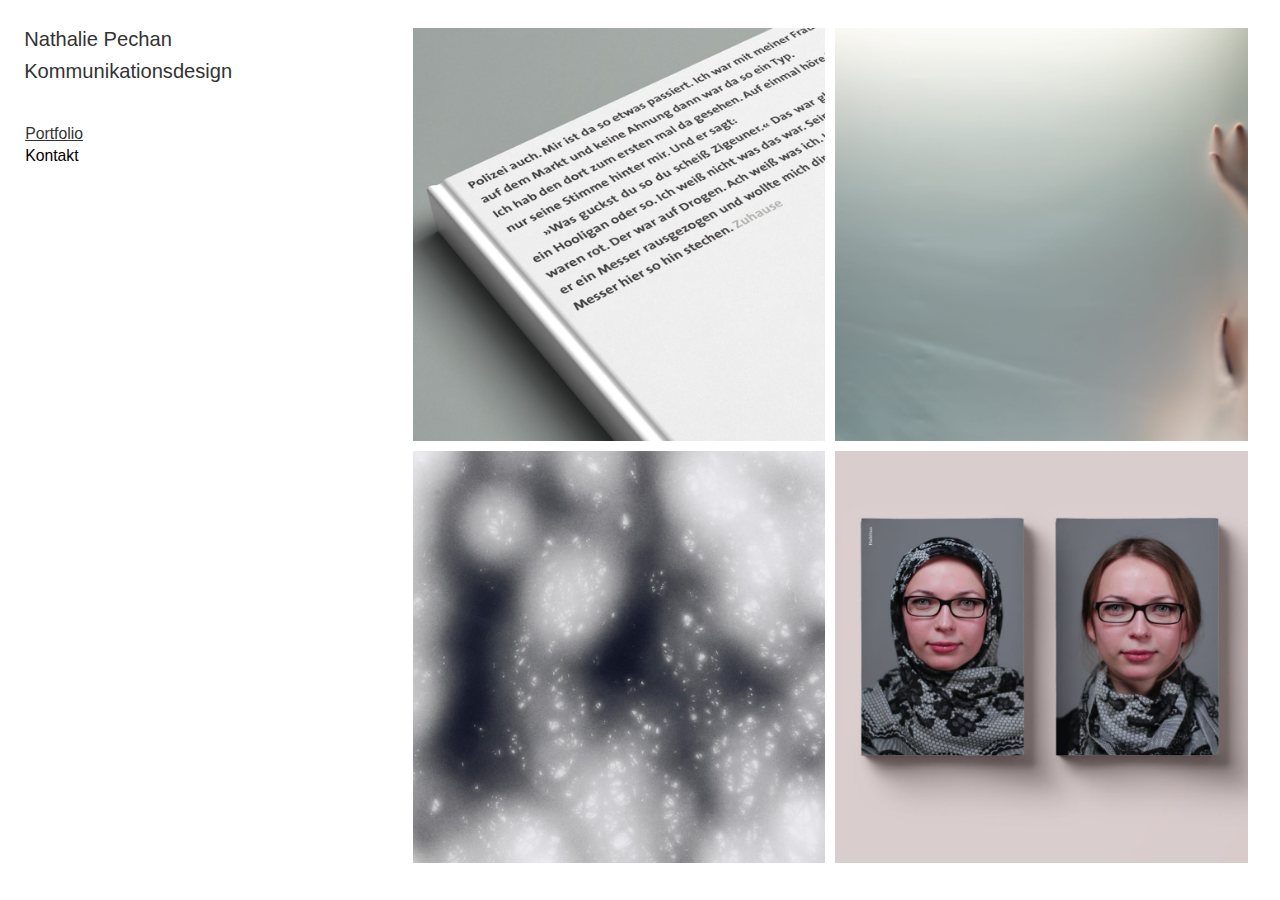
<file: index.html>
<!DOCTYPE html>
<html lang="en">
  <head>
    <meta charset="utf-8">
    <meta http-equiv="X-UA-Compatible" content="IE=edge">
    <meta name="viewport" content="width=device-width, initial-scale=1">
    <meta charset="utf-8">

    <title>Nathalie Pechan</title>


    <!-- Bootstrap -->
    <link href="css/bootstrap.min.css" rel="stylesheet">

    <!-- HTML5 shim and Respond.js for IE8 support of HTML5 elements and media queries -->
    <!-- WARNING: Respond.js doesn't work if you view the page via file:// -->
    <!--[if lt IE 9]>
      <script src="https://oss.maxcdn.com/html5shiv/3.7.3/html5shiv.min.js"></script>
      <script src="https://oss.maxcdn.com/respond/1.4.2/respond.min.js"></script>
    <![endif]-->

    <link href="css/custom.css" rel="stylesheet">


  </head>
  <body>
    <!-- Page Content -->
    <!-- "container fixed" damit ich gesammten Inhalt besser positionieren kann -->
    <div class="container-fixed">

      <!-- Row, da ich somit die jeweiligen Abstände, Maßeinheiten, Positionen an den jeweiligen
       Breakpoints besser bestimmen kann. -->
       <div class="row">

               <div id="header" class="col-md-4 col-sm-4 col-xs-12">
                   <h1>Nathalie Pechan</h1>
                   <h2>Kommunikationsdesign</h2>
                   <ul>
                     <li><u>Portfolio</u></a></li>
                     <li><a href="kontakt.html">Kontakt</a></li>
                   </ul>
               </div>

               <!-- Die Abbildungen der Projekte haben eine eigene Klasse bekommen. -->
               <div class="projects">
                 <div class="col-md-4 col-sm-3 col-xs-12 portfolio-item">
                    <a href="projekt-01.html">
                     <img class="img-responsive" src="img/Zuhause/Zuhause-Start-01.jpg" alt="Nathalie Pechan Zuhause">
                    </a>
                </div>

                <!-- col-md-offset-... bezieht sich auf die jeweilige Positionierung der einzelnen img. nach einem bestimmten Bereakpoint (ab screen width: 991px). -->
                <div class="col-md-4 col-sm-3 col-xs-12
                  col-md-offset-0 col-sm-offset-4 portfolio-item">
                  <a href="projekt-02.html">
                    <img class="img-responsive" src="img/Foto/1/diffus-1.jpg" alt="Nathalie Pechan H&ouml;hlengleichnis">
                  </a>
               </div>
             </div>
       </div>

          <!-- Es befinden sich jeweils 3 Blöcke in einer Reihe. Hier fängt eine neue an. -->
           <div class="row">

             <div class="projects">
                <div class="col-md-4 col-sm-3 col-xs-12
                col-lg-offset-4 col-md-offset-4 col-sm-offset-4 portfolio-item">
                  <a href="projekt-03.html">
                    <img class="img-responsive" src="img/Foto/3/gebuesch-start.jpg" alt="Nathalie Pechan Diffus">
                  </a>
               </div>

               <div class="col-md-4 col-sm-3 col-xs-12
                  col-md-offset-0 col-sm-offset-4 portfolio-item">
                    <a href="projekt-04.html">
                      <img class="img-responsive" src="img/Habitus/Habitus-Start-1.jpg" alt="Nathalie Pechan Habitus">
                    </a>
               </div>
             </div>
           </div>
    </div>


    <!-- jQuery (necessary for Bootstrap's JavaScript plugins) -->
    <script src="https://ajax.googleapis.com/ajax/libs/jquery/1.12.4/jquery.min.js"></script>
    <!-- Include all compiled plugins (below), or include individual files as needed -->
    <script src="js/bootstrap.min.js"></script>

  </body>
</html>
</file>
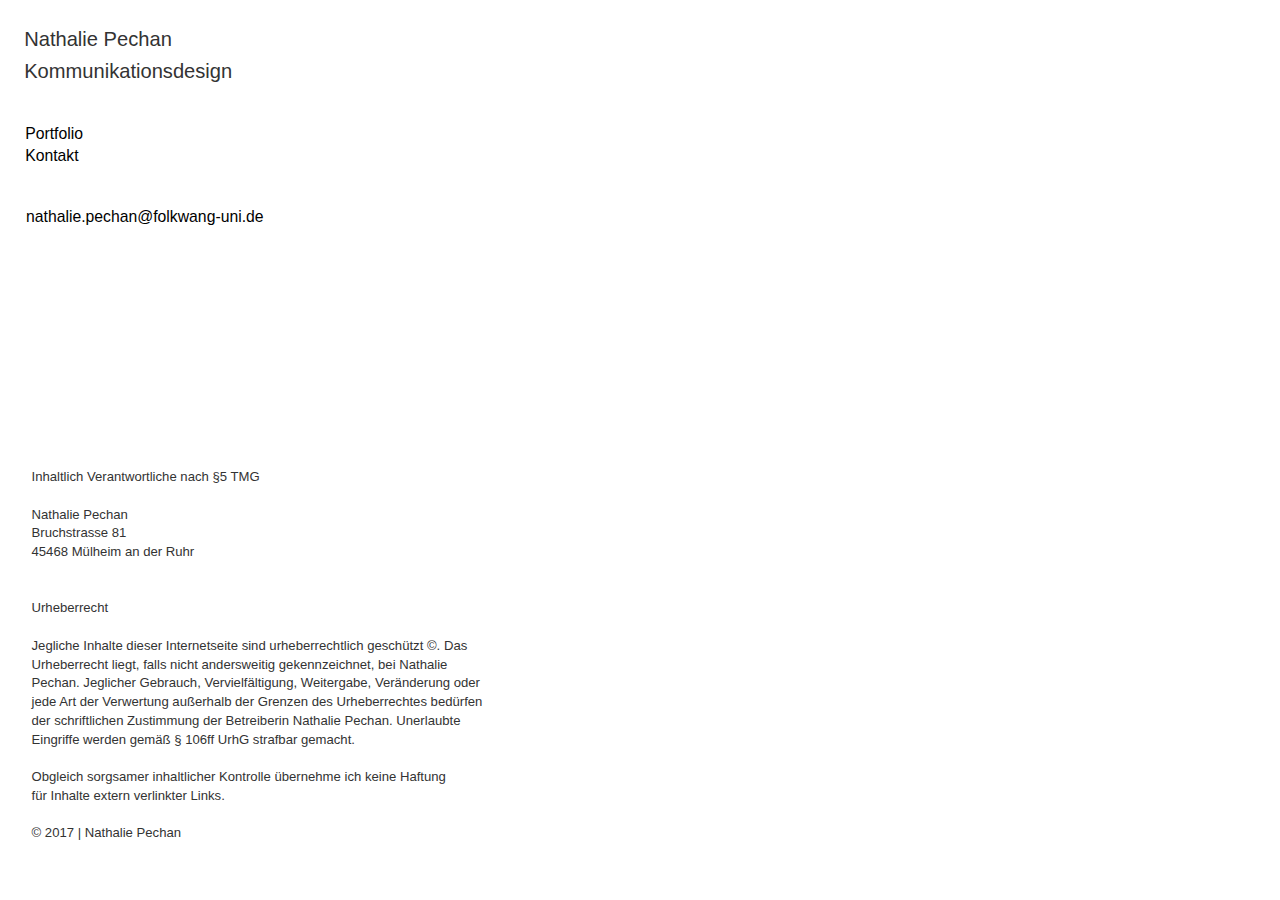
<file: kontakt.html>
<!DOCTYPE html>
<html>
  <head>
    <!-- Bootstrap -->
    <link href="css/bootstrap.min.css" rel="stylesheet">

    <!-- HTML5 shim and Respond.js for IE8 support of HTML5 elements and media queries -->
    <!-- WARNING: Respond.js doesn't work if you view the page via file:// -->
    <!--[if lt IE 9]>
      <script src="https://oss.maxcdn.com/html5shiv/3.7.3/html5shiv.min.js"></script>
      <script src="https://oss.maxcdn.com/respond/1.4.2/respond.min.js"></script>
    <![endif]-->

    <link href="css/custom.css" rel="stylesheet">
    <meta charset="utf-8">

    <title>Nathalie Pechan Kontakt</title>
    </head>
  <body>

    <div class="container-fixed">

       <div class="row">

           <div id="header" class="col-md-4 col-sm-5 col-xs-12">
             <h1>Nathalie Pechan</h1>
             <h2>Kommunikationsdesign</h2>
             <ul>
               <li><a href="index.html">Portfolio</a></li>
               <li><a href="kontakt.html">Kontakt</a></li>
             </ul>

              <div id="mail" class="col-md-12 col-sm-12 col-xs-12">
                <p><a href="mailto:nathalie.pechan@folkwang-uni.de.">nathalie.pechan@folkwang-uni.de</a></p>
            </div>
          </div>
        </div>

          <div class="row">

            <div id="impressum" class="col-md-5 col-sm-5 col-xs-11">
              <br />
              <br />
                <p>Inhaltlich Verantwortliche nach §5 TMG <br />
                <br />
                Nathalie Pechan <br />
                Bruchstrasse 81 <br />
                45468 M&uuml;lheim an der Ruhr<br />
                <br />
                <br />
                Urheberrecht<br />
                <br />
                Jegliche Inhalte dieser Internetseite sind urheberrechtlich gesch&uuml;tzt &copy;. Das Urheberrecht liegt, falls nicht andersweitig gekennzeichnet, bei
                Nathalie Pechan. Jeglicher Gebrauch, Vervielf&auml;ltigung, Weitergabe, Ver&auml;nderung oder jede Art der Verwertung außerhalb der Grenzen des Urheberrechtes bedürfen der schriftlichen Zustimmung der Betreiberin Nathalie Pechan. Unerlaubte Eingriffe werden gem&auml;&szlig; &sect; 106ff UrhG strafbar gemacht.
                <br />
                <br />
                Obgleich sorgsamer inhaltlicher Kontrolle &uuml;bernehme ich keine Haftung
                <br />
                f&uuml;r Inhalte extern verlinkter Links.<br />
                <br />
                &copy; 2017 | Nathalie Pechan
                </p>

            </div>
          </div>
      </div>
  </body>
</html>
</file>
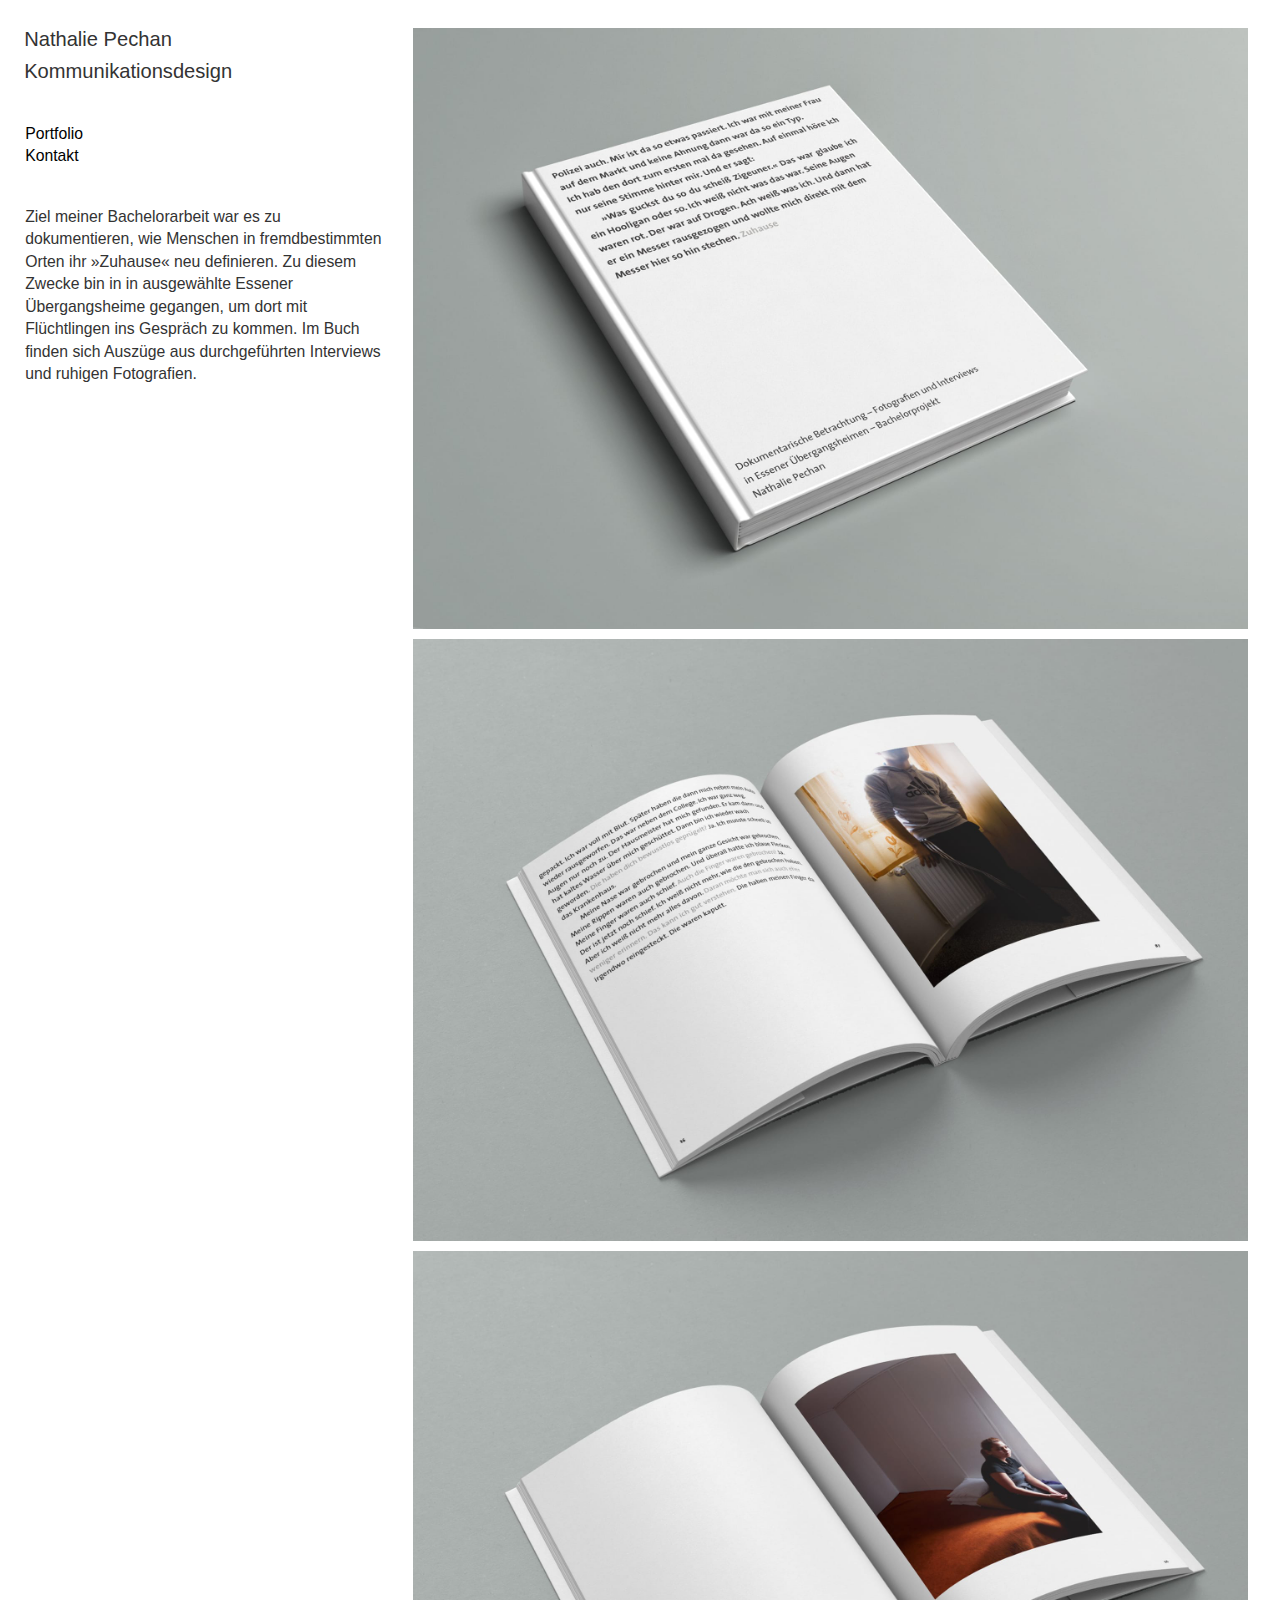
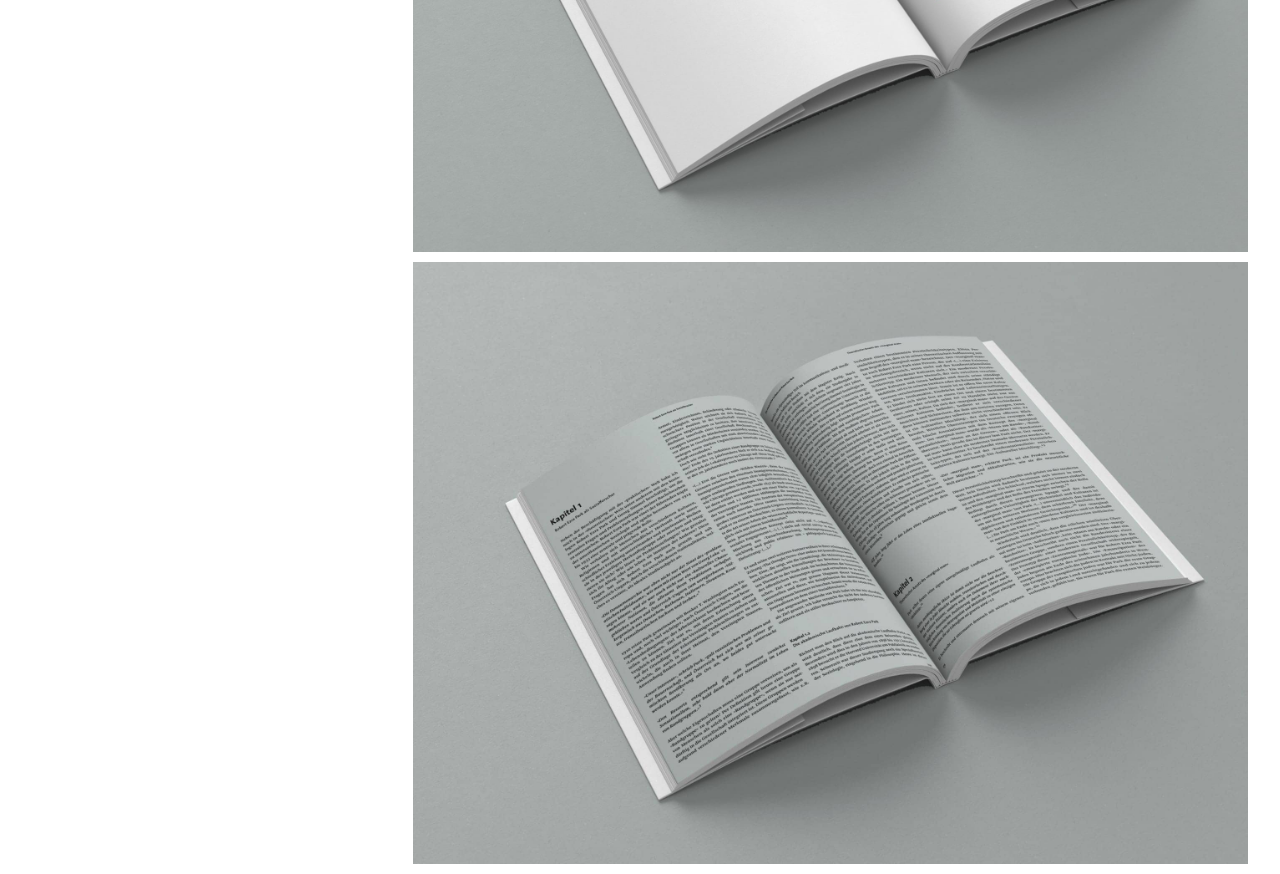
<file: projekt-01.html>
<!Doctype html>
<html>

    <head>
      <!-- Bootstrap -->
      <link href="css/bootstrap.min.css" rel="stylesheet">

      <!-- HTML5 shim and Respond.js for IE8 support of HTML5 elements and media queries -->
      <!-- WARNING: Respond.js doesn't work if you view the page via file:// -->
      <!--[if lt IE 9]>
        <script src="https://oss.maxcdn.com/html5shiv/3.7.3/html5shiv.min.js"></script>
        <script src="https://oss.maxcdn.com/respond/1.4.2/respond.min.js"></script>
      <![endif]-->

      <link href="css/custom.css" rel="stylesheet">
      <meta charset="utf-8">

      <title>Nathalie Pechan Zuhause</title>

    </head>

    <body>
      <!-- Page Content -->
      <!-- "container fixed" damit ich gesammten Inhalt besser positionieren kann -->
      <div class="container-fixed">

        <!-- Row, da ich somit die jeweiligen Abstände, Maßeinheiten, Positionen an den jeweiligen
         Breakpoints besser bestimmen kann. -->
          <div class="row">

              <div id="header" class="col-md-4 col-sm-4 col-xs-11">
                 <h1>Nathalie Pechan</h1>
                 <h2>Kommunikationsdesign</h2>
                 <ul>
                   <li><a href="index.html">Portfolio</a></li>
                   <li><a href="kontakt.html">Kontakt</a></li>
                 </ul>
                    <p>Ziel meiner Bachelorarbeit war es zu dokumentieren, wie Menschen in fremdbestimmten Orten ihr »Zuhause« neu definieren. Zu diesem Zwecke bin in in ausgewählte Essener Übergangsheime gegangen, um dort mit Flüchtlingen ins Gespräch zu kommen. Im Buch finden sich Auszüge aus durchgeführten Interviews und ruhigen Fotografien. </p>
               </div>


          <div class="projects">
               <div class="project-detail col-md-8 col-sm-8 col-xs-12 portfolio-item">
                  <a href="projekt-01.html">
                     <img class="img-responsive" src="img/Zuhause/Zuhause-1.jpg" alt="Nathalie Pechan Zuhause 1">
                   </a>
              </div>

                <!-- col-md-offset-... bezieht sich auf die jeweilige Positionierung der einzelnen img. nach einem bestimmten Bereakpoint (ab screen width: 991px). -->
              <div class="project-detail col-md-8 col-sm-8 col-xs-12
                    col-lg-offset-4 col-md-offset-4 col-sm-offset-4 portfolio-item">
                      <a href="projekt-01.html">
                         <img class="img-responsive" src="img/Zuhause/Zuhause-2.jpg" alt="Nathalie Pechan Zuhause 2">
                      </a>
              </div>

               <div class="project-detail col-md-8 col-sm-8 col-xs-12
                  col-lg-offset-4 col-md-offset-4 col-sm-offset-4 portfolio-item">
                    <a href="projekt-01.html">
                       <img class="img-responsive" src="img/Zuhause/Zuhause-3.jpg" alt="Nathalie Pechan Zuhause 3">
                   </a>
              </div>

              <div class="project-detail col-md-8 col-sm-8 col-xs-12
                  col-lg-offset-4 col-md-offset-4 col-sm-offset-4 portfolio-item">
                   <a href="projekt-01.html">
                       <img class="img-responsive" src="img/Zuhause/Zuhause-04.jpg" alt="Nathalie Pechan Zuhause 4">
                   </a>
             </div>

            </div>
          </div>
      </div>
    </body>

  </html>
</file>
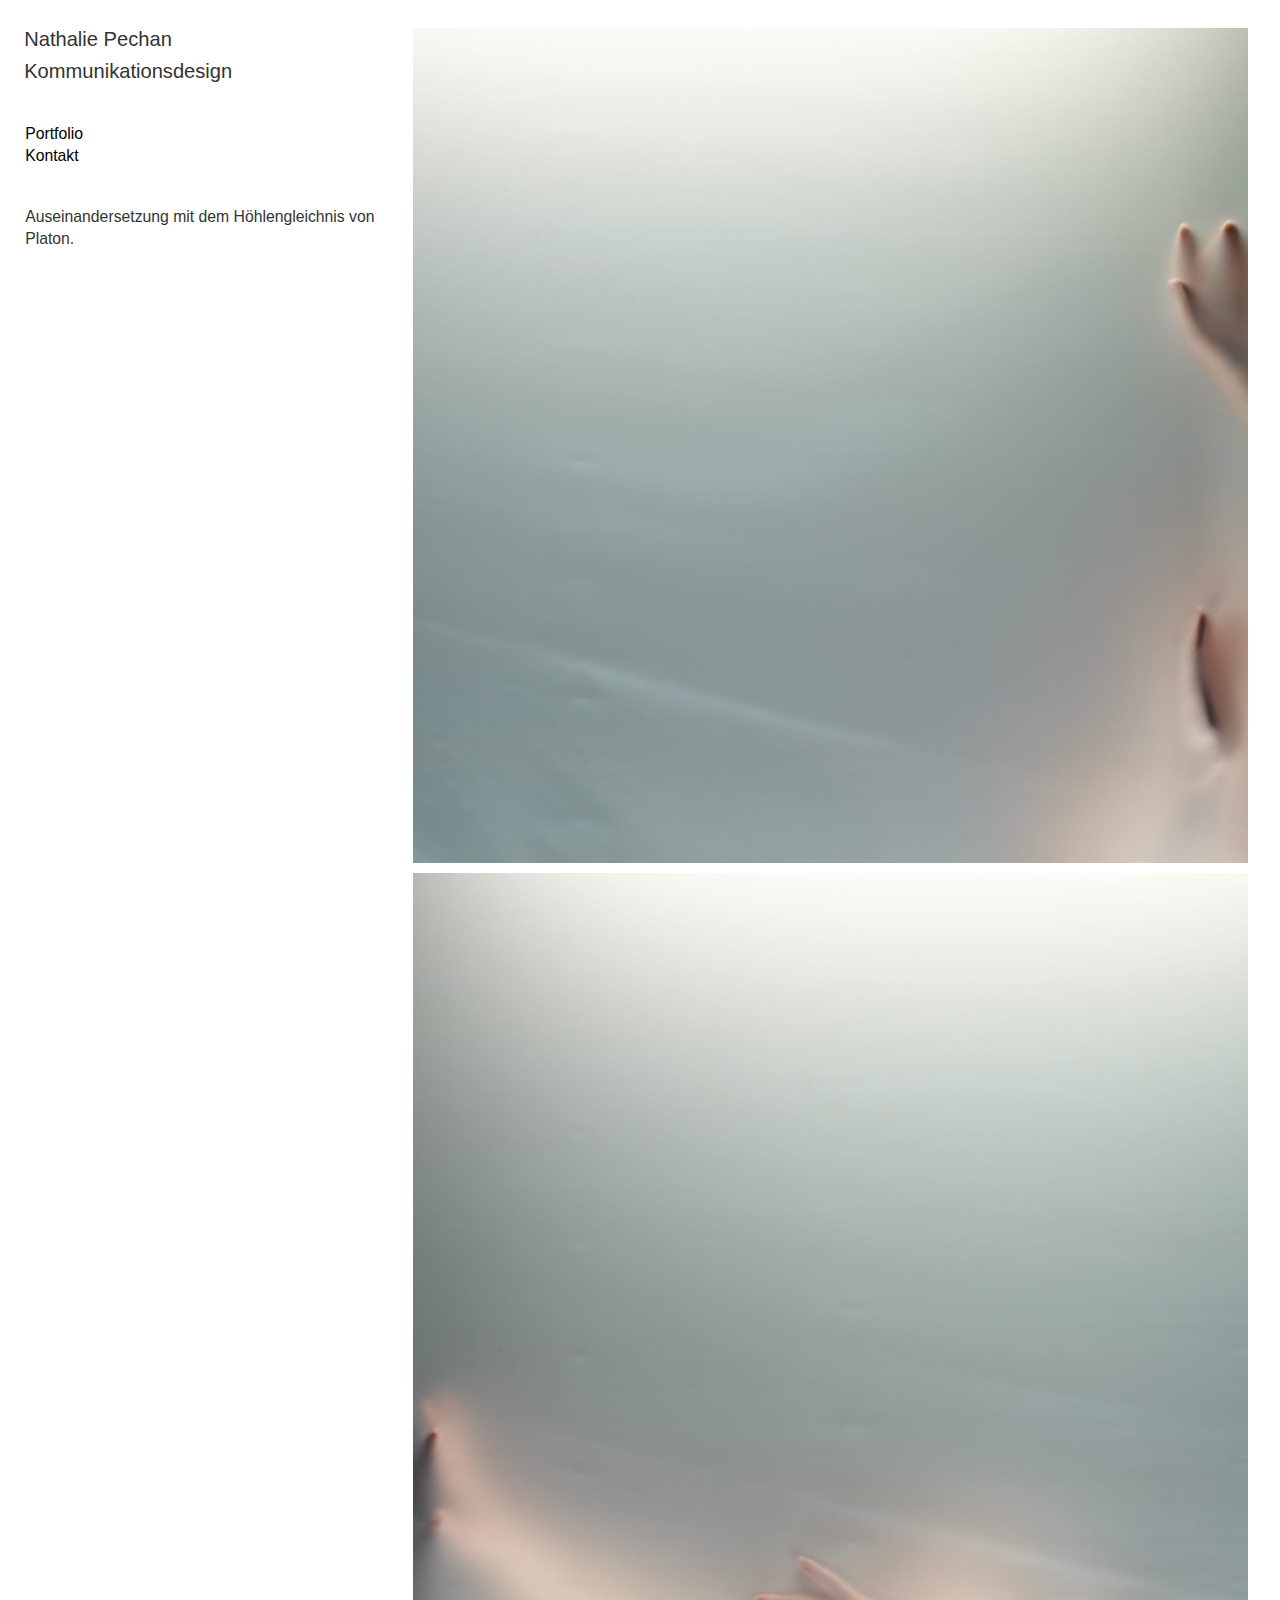
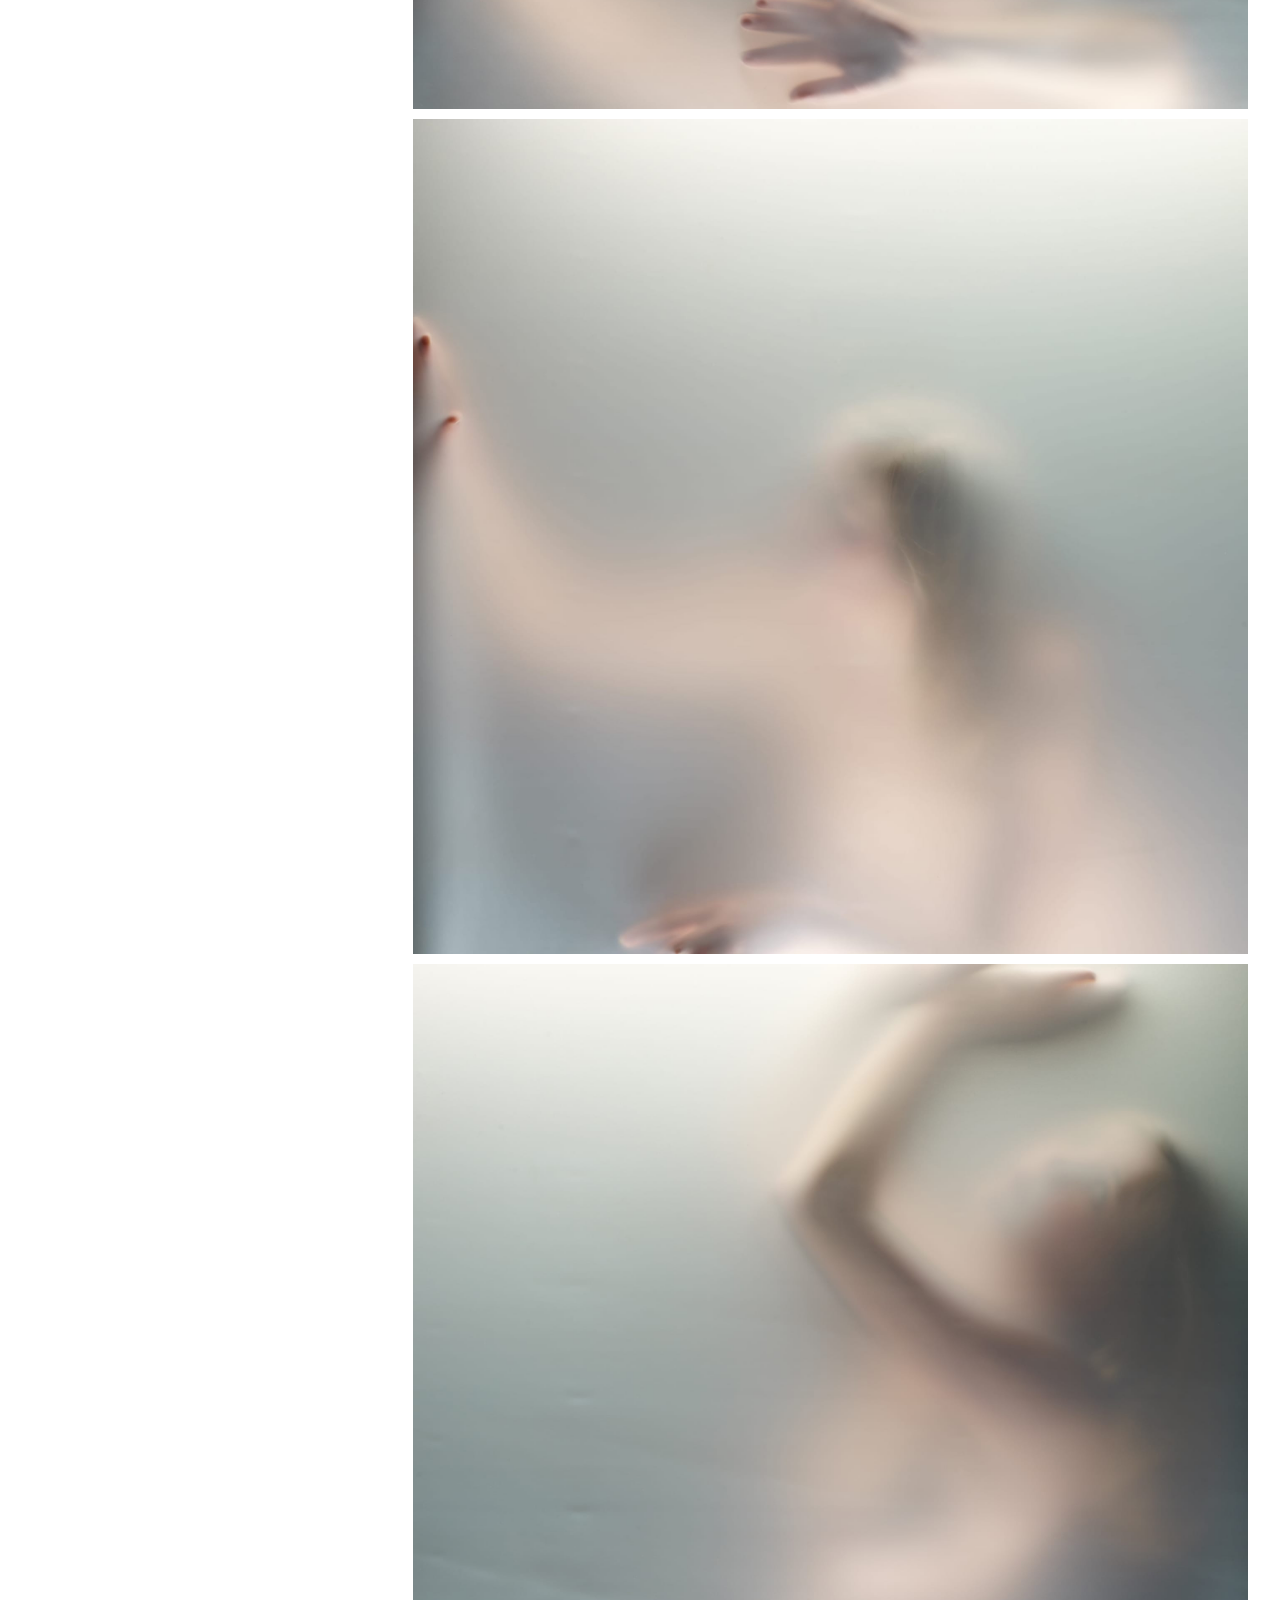
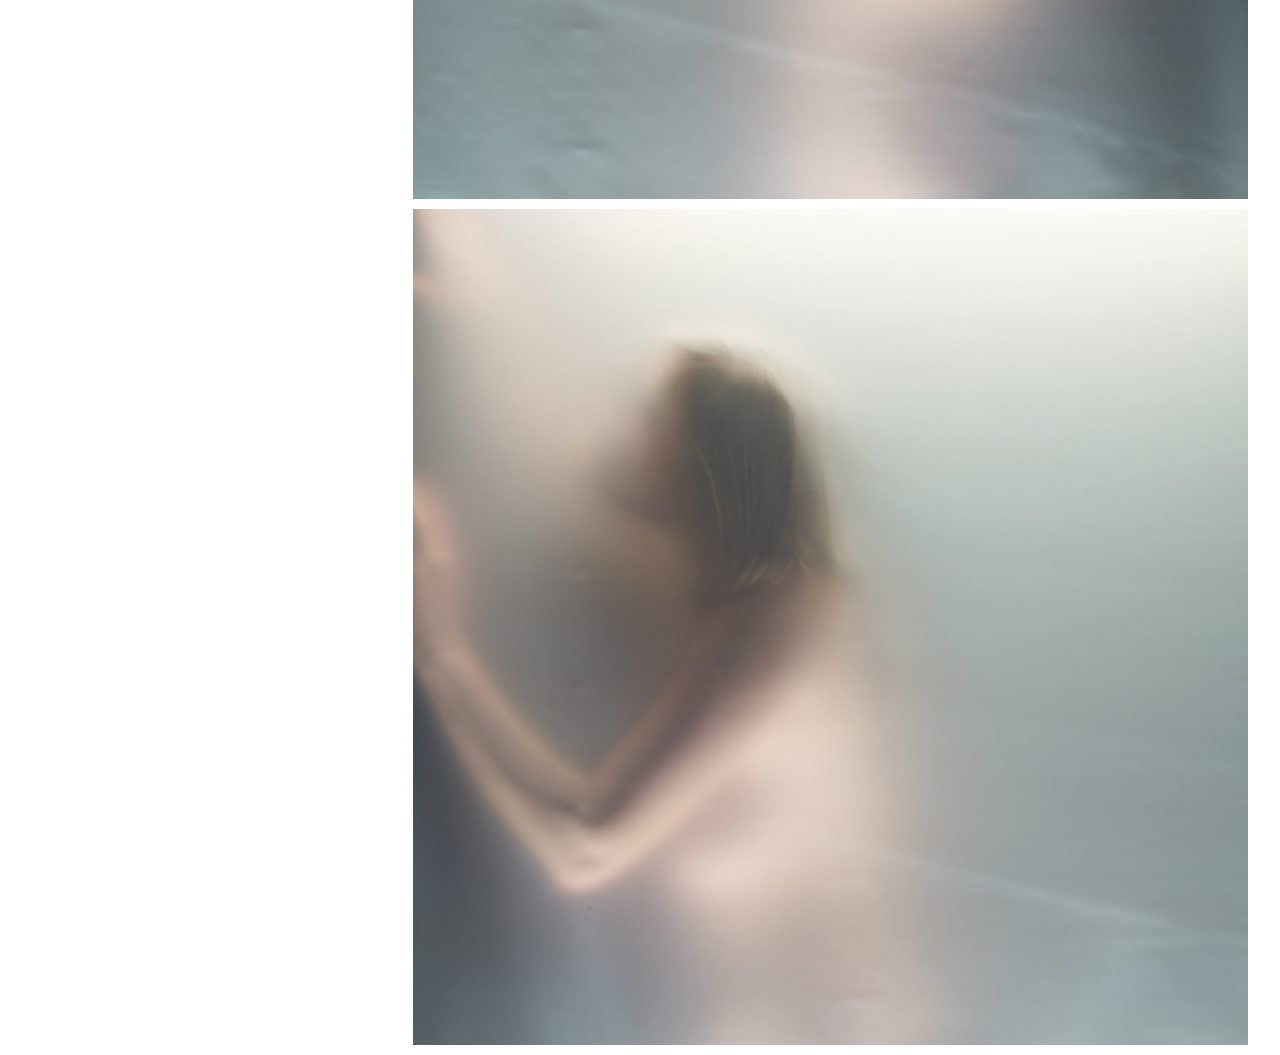
<file: projekt-02.html>
<!Doctype html>
<html>

    <head>
      <!-- Bootstrap -->
      <link href="css/bootstrap.min.css" rel="stylesheet">

      <!-- HTML5 shim and Respond.js for IE8 support of HTML5 elements and media queries -->
      <!-- WARNING: Respond.js doesn't work if you view the page via file:// -->
      <!--[if lt IE 9]>
        <script src="https://oss.maxcdn.com/html5shiv/3.7.3/html5shiv.min.js"></script>
        <script src="https://oss.maxcdn.com/respond/1.4.2/respond.min.js"></script>
      <![endif]-->

      <link href="css/custom.css" rel="stylesheet">
      <meta charset="utf-8">

      <title>Nathalie Pechan Höhlengleichnis</title>

    </head>

    <body>
      <!-- Page Content -->
      <!-- "container fixed" damit ich gesammten Inhalt besser positionieren kann -->
        <div class="container-fixed">

           <div class="row">

               <div id="header" class="col-md-4 col-sm-4 col-xs-12">
                  <h1>Nathalie Pechan</h1>
                  <h2>Kommunikationsdesign</h2>
                  <ul>
                    <li><a href="index.html">Portfolio</a></li>
                    <li><a href="kontakt.html">Kontakt</a></li>
                  </ul>
                    <p> Auseinandersetzung mit dem H&ouml;hlengleichnis von Platon.</p>
               </div>

               <div class="projects">

                 <div class="project-detail col-md-8 col-sm-8 col-xs-12 portfolio-item">
                     <a href="projekt-02.html">
                         <img class="img-responsive" src="img/Foto/1/diffus-1.jpg" alt="Nathalie Pechan H&ouml;hlengleichnis 1">
                     </a>
                 </div>

                 <!-- col-md-offset-... bezieht sich auf die jeweilige Positionierung der einzelnen img. nach einem bestimmten Bereakpoint (ab screen width: 991px). -->
                 <div class="project-detail col-md-8 col-sm-8 col-xs-12
                    col-lg-offset-4 col-md-offset-4 col-sm-offset-4 portfolio-item">
                     <a href="projekt-02.html">
                         <img class="img-responsive" src="img/Foto/1/diffus-2.jpg" alt="Nathalie Pechan H&ouml;hlengleichnis 2">
                     </a>
                 </div>

                 <div class="project-detail col-md-8 col-sm-8 col-xs-12
                    col-lg-offset-4 col-md-offset-4 col-sm-offset-4 portfolio-item">
                     <a href="projekt-02.html">
                         <img class="img-responsive" src="img/Foto/1/diffus-3.jpg" alt="Nathalie Pechan H&ouml;hlengleichnis 3">
                     </a>
                 </div>

                 <div class="project-detail col-md-8 col-sm-8 col-xs-12
                    col-lg-offset-4 col-md-offset-4 col-sm-offset-4 portfolio-item">
                     <a href="projekt-02.html">
                         <img class="img-responsive" src="img/Foto/1/diffus-4.jpg" alt="Nathalie Pechan H&ouml;hlengleichnis 4">
                     </a>
                 </div>

                 <div class="project-detail col-md-8 col-sm-8 col-xs-12
                    col-lg-offset-4 col-md-offset-4 col-sm-offset-4 portfolio-item">
                     <a href="projekt-02.html">
                         <img class="img-responsive" src="img/Foto/1/diffus-5.jpg" alt="Nathalie Pechan H&ouml;hlengleichnis 5">
                     </a>
                 </div>

                </div>
          </div>
      </div>
    </body>

  </html>
</file>
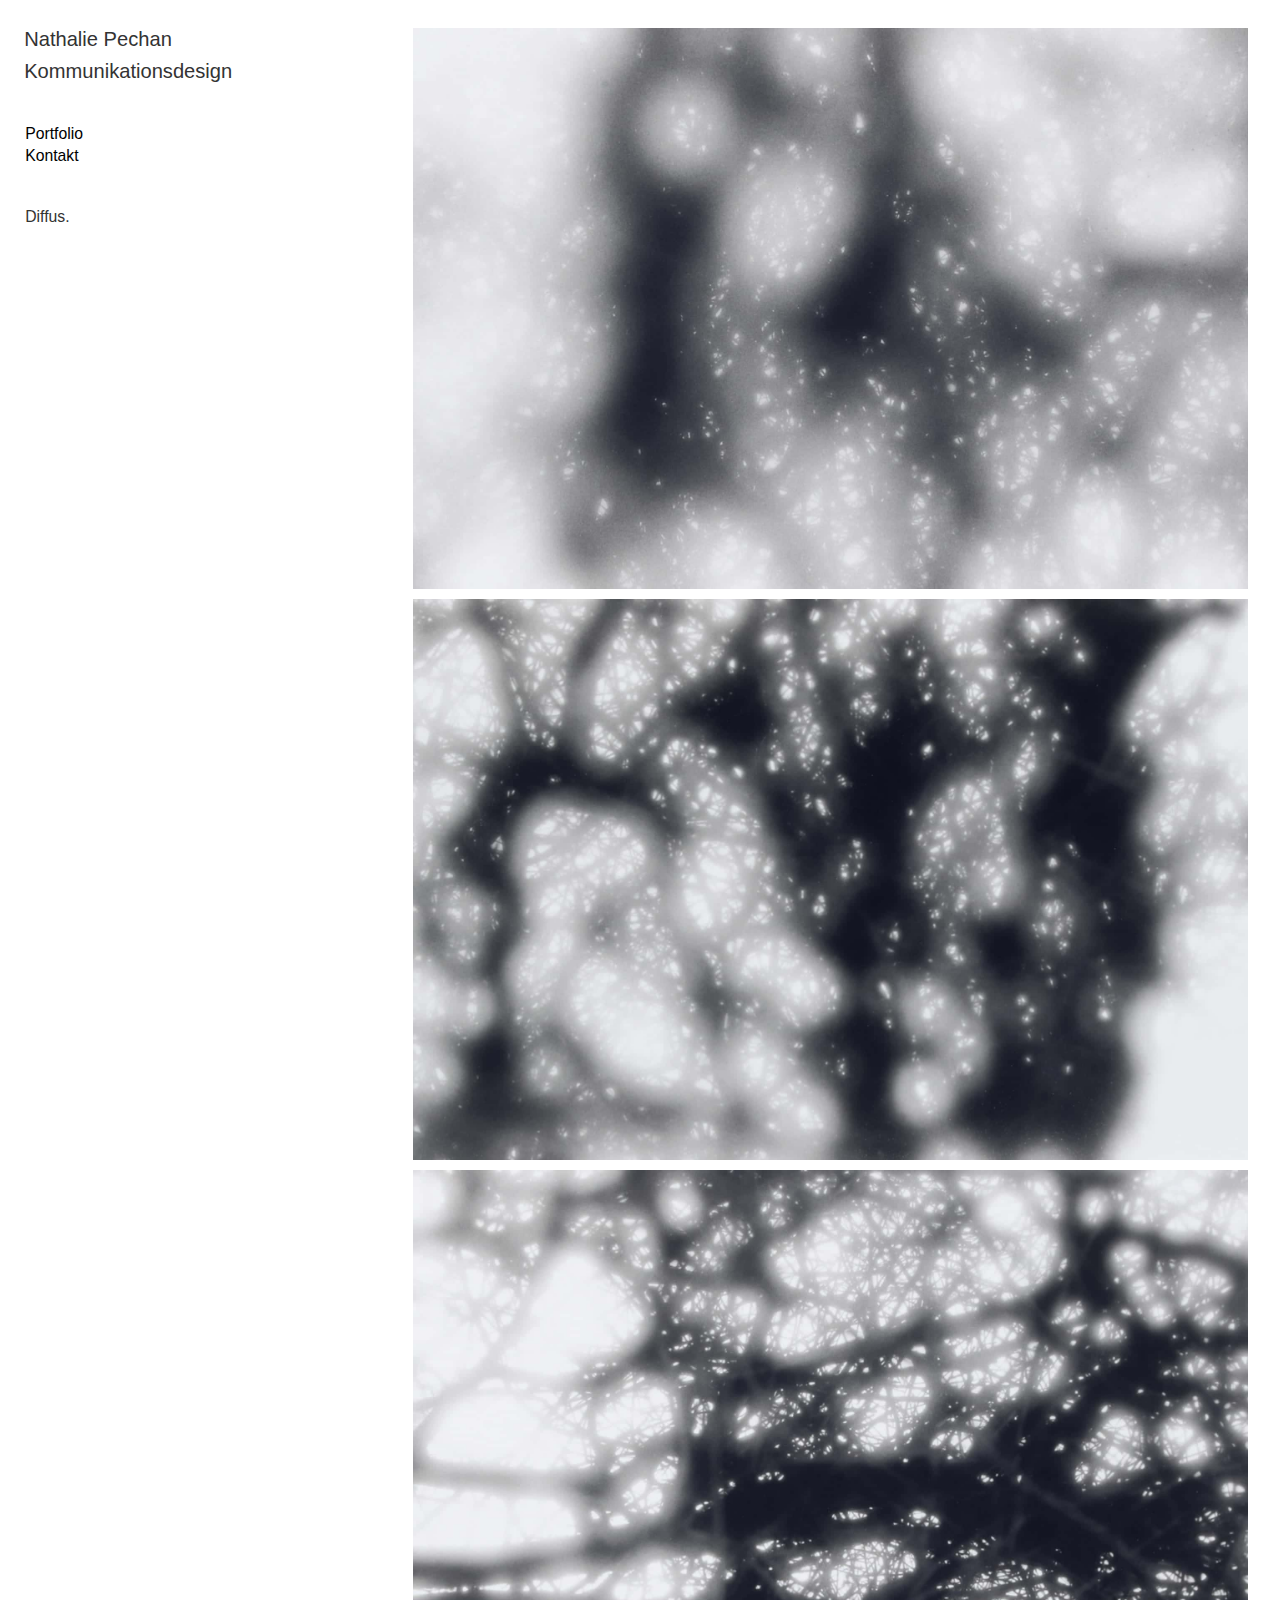
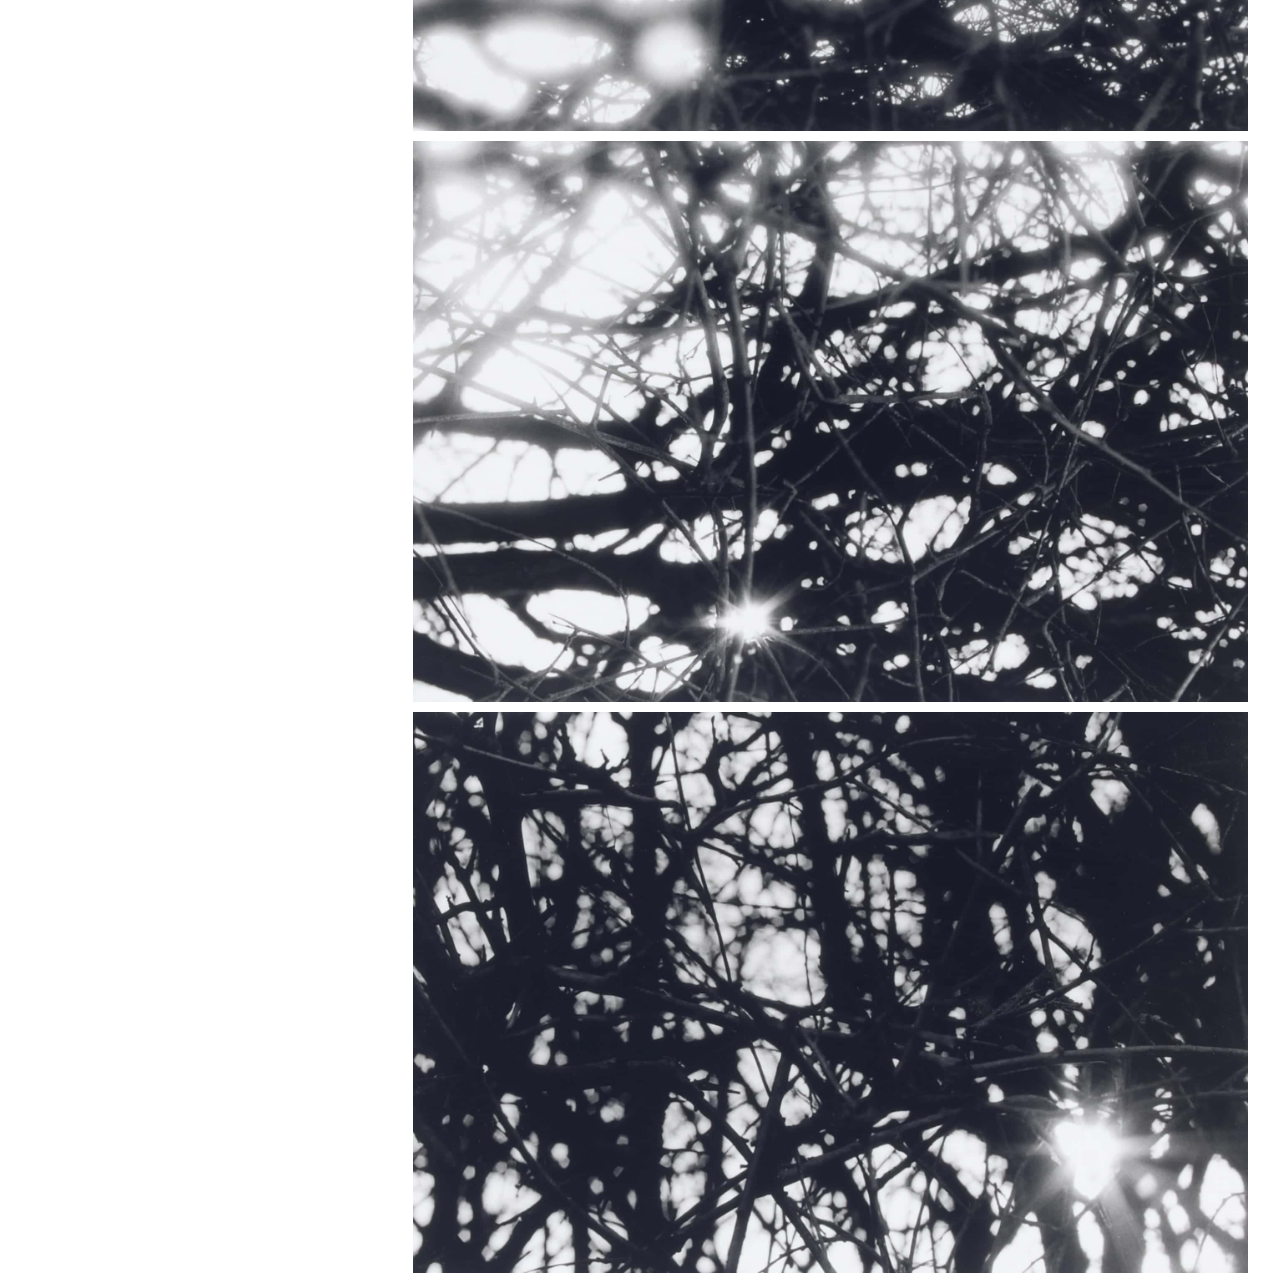
<file: projekt-03.html>
<!Doctype html>
<html>

    <head>
      <!-- Bootstrap -->
      <link href="css/bootstrap.min.css" rel="stylesheet">

      <!-- HTML5 shim and Respond.js for IE8 support of HTML5 elements and media queries -->
      <!-- WARNING: Respond.js doesn't work if you view the page via file:// -->
      <!--[if lt IE 9]>
        <script src="https://oss.maxcdn.com/html5shiv/3.7.3/html5shiv.min.js"></script>
        <script src="https://oss.maxcdn.com/respond/1.4.2/respond.min.js"></script>
      <![endif]-->

      <link href="css/custom.css" rel="stylesheet">
      <meta charset="utf-8">

      <title>Nathalie Pechan Diffus</title>

    </head>

    <body>
      <!-- Page Content -->
      <!-- "container fixed" damit ich gesammten Inhalt besser positionieren kann -->
      <div class="container-fixed">

           <div class="row">

               <div id="header" class="col-md-4 col-sm-4 col-xs-12">
                  <h1>Nathalie Pechan</h1>
                  <h2>Kommunikationsdesign</h2>
                  <ul>
                    <li><a href="index.html">Portfolio</a></li>
                     <li><a href="kontakt.html">Kontakt</a></li>
                   </ul>
                   <p> Diffus. </p>
              </div>

          <div class="projects">

               <div class="project-detail col-md-8 col-sm-8 col-xs-12 portfolio-item">
                   <a href="projekt-03.html">
                       <img class="img-responsive" src="img/Foto/3/gebuesch-1.jpg" alt="Nathalie Pechan Diffus 1">
                   </a>
               </div>

               <!-- col-md-offset-... bezieht sich auf die jeweilige Positionierung der einzelnen img. nach einem bestimmten Bereakpoint (ab screen width: 991px). -->
               <div class="project-detail col-md-8 col-sm-8 col-xs-12
                  col-lg-offset-4 col-md-offset-4 col-sm-offset-4 portfolio-item">
                   <a href="projekt-03.html">
                      <img class="img-responsive" src="img/Foto/3/gebuesch-2.jpg" alt="Nathalie Pechan Diffus 2">
                   </a>
               </div>

               <div class="project-detail col-md-8 col-sm-8 col-xs-12
                  col-lg-offset-4 col-md-offset-4 col-sm-offset-4 portfolio-item">
                   <a href="projekt-03.html">
                       <img class="img-responsive" src="img/Foto/3/gebuesch-3.jpg" alt="Nathalie Pechan Diffus 3">
                   </a>
               </div>

               <div class="project-detail col-md-8 col-sm-8 col-xs-12
                  col-lg-offset-4 col-md-offset-4 col-sm-offset-4 portfolio-item">
                   <a href="projekt-03.html">
                       <img class="img-responsive" src="img/Foto/3/gebuesch-4.jpg" alt="Nathalie Pechan Diffus 4">
                   </a>
               </div>

               <div class="project-detail col-md-8 col-sm-8 col-xs-12
                  col-lg-offset-4 col-md-offset-4 col-sm-offset-4 portfolio-item">
                   <a href="projekt-03.html">
                       <img class="img-responsive" src="img/Foto/3/gebuesch-5.jpg" alt="Nathalie Pechan Diffus 5">
                   </a>
              </div>

            </div>
          </div>
        </div>
    </body>

  </html>
</file>
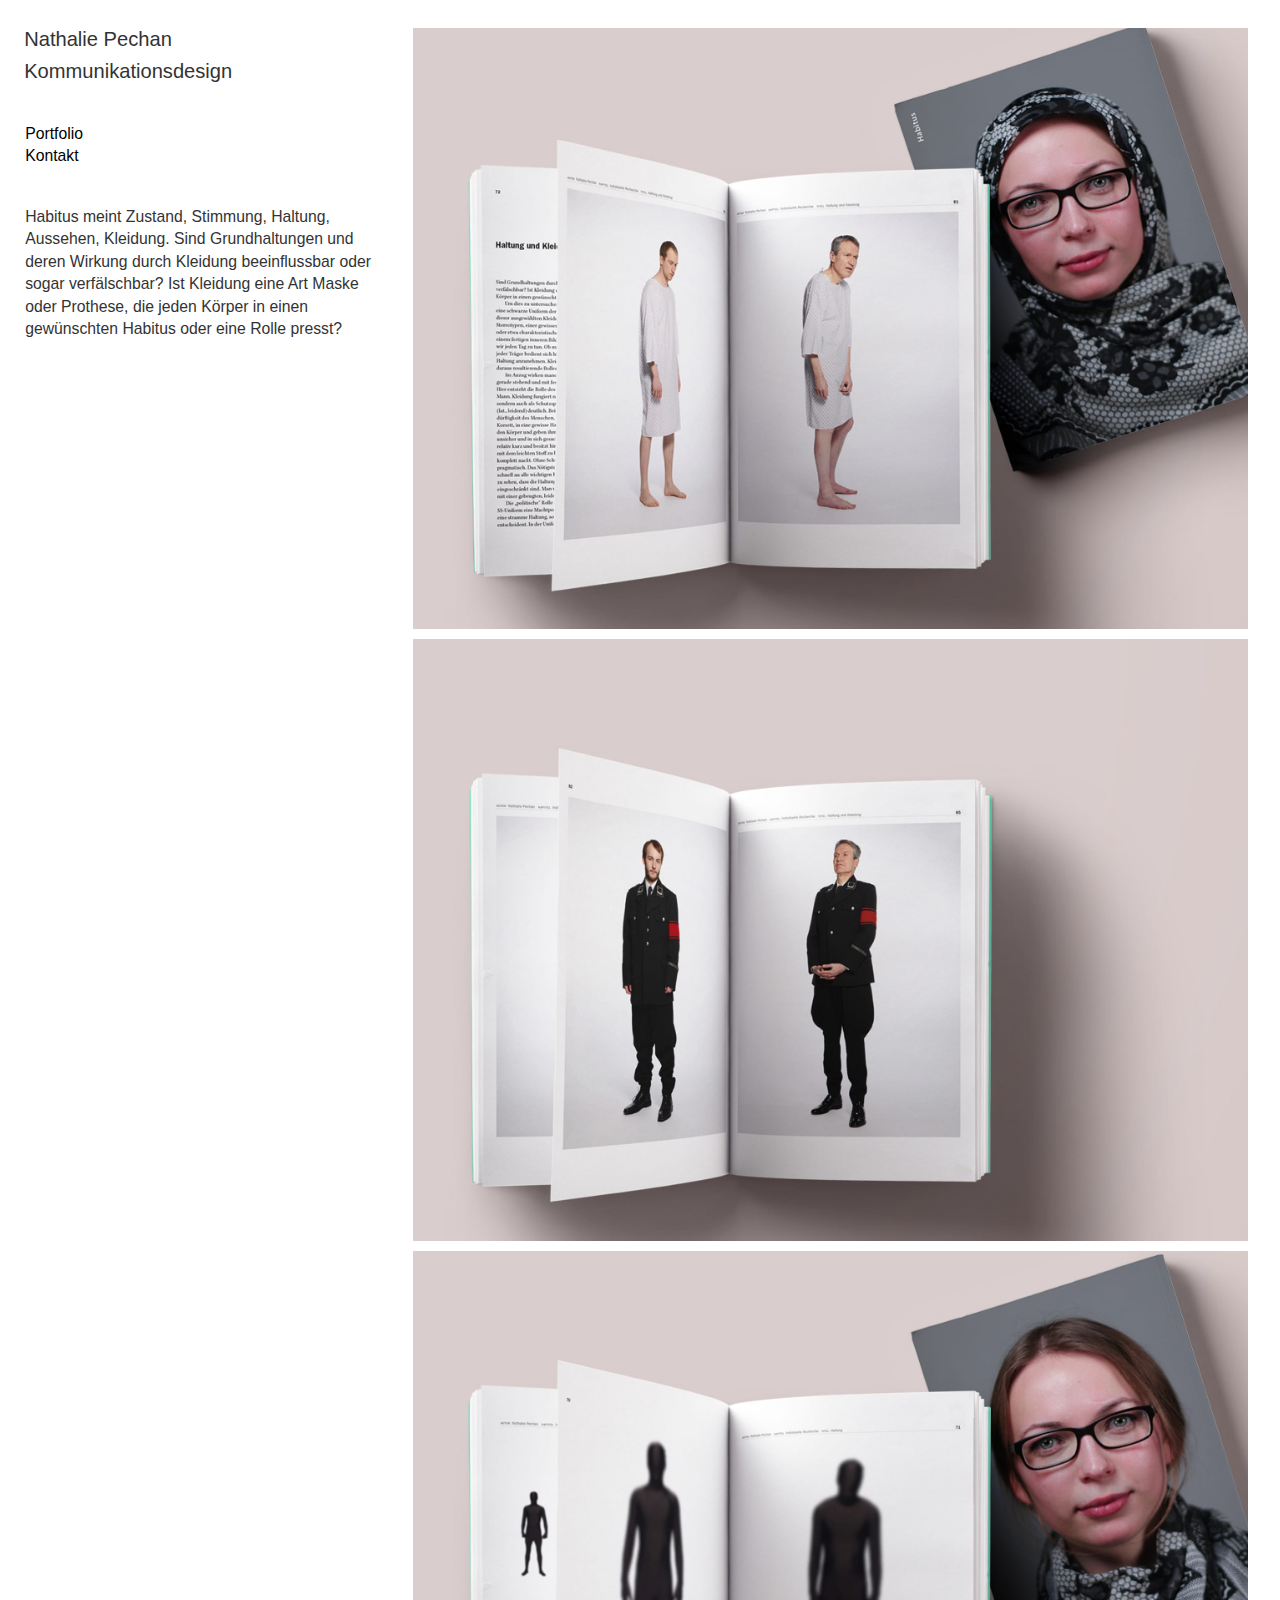
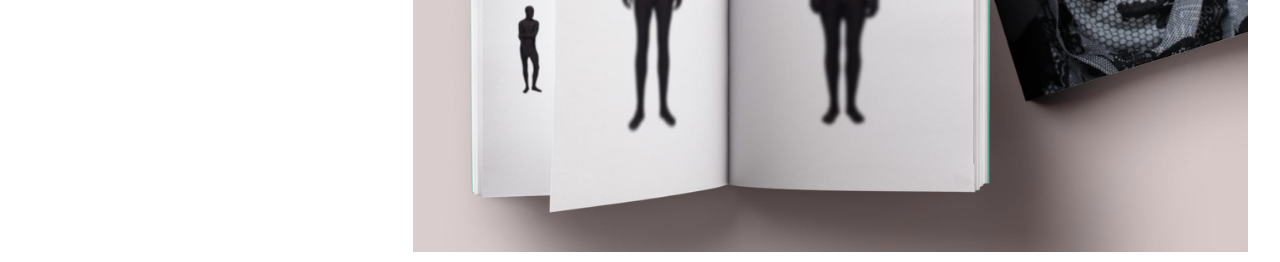
<file: projekt-04.html>
<!Doctype html>
<html>

    <head>
      <!-- Bootstrap -->
      <link href="css/bootstrap.min.css" rel="stylesheet">

      <!-- HTML5 shim and Respond.js for IE8 support of HTML5 elements and media queries -->
      <!-- WARNING: Respond.js doesn't work if you view the page via file:// -->
      <!--[if lt IE 9]>
        <script src="https://oss.maxcdn.com/html5shiv/3.7.3/html5shiv.min.js"></script>
        <script src="https://oss.maxcdn.com/respond/1.4.2/respond.min.js"></script>
      <![endif]-->

      <link href="css/custom.css" rel="stylesheet">
      <meta charset="utf-8">

      <title>Nathalie Pechan Habitus</title>

    </head>

    <body>
      <!-- Page Content -->
      <!-- "container fixed" damit ich gesammten Inhalt besser positionieren kann -->
      <div class="container-fixed">

           <div class="row">

               <div id="header" class="col-md-4 col-sm-4 col-xs-12">
                   <h1>Nathalie Pechan</h1>
                   <h2>Kommunikationsdesign</h2>
                   <ul>
                     <li><a href="index.html">Portfolio</a></li>
                     <li><a href="kontakt.html">Kontakt</a></li>
                   </ul>
                   <p> Habitus meint Zustand, Stimmung, Haltung, Aussehen, Kleidung. Sind Grundhaltungen und deren Wirkung durch Kleidung beeinflussbar oder sogar verf&auml;lschbar? Ist Kleidung eine Art Maske oder Prothese, die jeden Körper in einen gewünschten Habitus oder eine Rolle presst?</p>
               </div>


              <div class="projects">

                 <div class="project-detail col-md-8 col-sm-8 col-xs-12 portfolio-item">
                     <a href="projekt-04.html">
                         <img class="img-responsive" src="img/Habitus/Habuitus-01.jpg" alt="Nathalie Pechan Habitus 1">
                     </a>
                 </div>

                 <!-- col-md-offset-... bezieht sich auf die jeweilige Positionierung der einzelnen img. nach einem bestimmten Bereakpoint (ab screen width: 991px). -->
                 <div class="project-detail col-md-8 col-sm-8 col-xs-12
                    col-lg-offset-4 col-md-offset-4 col-sm-offset-4 portfolio-item">
                     <a href="projekt-04.html">
                         <img class="img-responsive" src="img/Habitus/Habuitus-02.jpg" alt="Nathalie Pechan Habitus 2">
                     </a>
                 </div>

                 <div class="project-detail col-md-8 col-sm-8 col-xs-12
                    col-lg-offset-4 col-md-offset-4 col-sm-offset-4 portfolio-item">
                     <a href="projekt-04.html">
                         <img class="img-responsive" src="img/Habitus/Habuitus-03.jpg" alt="Nathalie Pechan Habitus 3">
                     </a>
                 </div>

                </div>
              </div>
          </div>
    </body>

  </html>
</file>
<file: css/custom.css>
#header {
  padding-bottom: 2.1em;
}

#header li {
  list-style: none;
}

#header li u {
  list-style: none;
  font-size: 1.125em;
}

#header li a {
  color: black;
  font-size: 1.125em;

}

#header ul {
   padding-left: 1.8em;
   padding-bottom: 2em;

}
#header p {
  font-size: 1.125em;
  padding-left: 1.6em;
  padding-top: 0em;
  padding-bottom: 0em;
  margin-bottom: 0em;


}

#header h1 {
  font-size: 1.438em;
  margin-left: 1.2em;
  margin-top: 0px;
  margin-bottom: 10px;
}

#header h2 {
  font-size: 1.438em;
  margin-left: 1.2em;
  margin-top: 0;
  margin-bottom: 2em;

}


#mail a {
  color: black;

}


#mail p {
  padding-left: 0.7em;
  padding-top: 0em;

}

#impressum p {
  font-size: 0.938em;
  padding-top: 13em;
  padding-left: 2.4em;

}

#impressum a {
  color: black;

}

.portfolio-item {
  margin-bottom: 10px;
  padding-right: 5px;
  padding-left: 5px;
}

.container-fixed {
  margin-top: 2em;
  padding-right: 3em;
}

/* Wenn mouseover über ein img, dann erscheint eine transparente Fläche über dem img. Ermöglicht eine leichtere Orientierung. */
.projects a:hover img {
  opacity: 0.3; transition: opacity 1s;
  }

  /* Ab einer screen Breite von 540px werden img, gelistet unter .projects, mit der maximalen Breite abgebildet. Der Rand rechts fällt weg. Somit sind die img bei der Ansicht auf dem Smartphone links und rechts ohne Rand zu betrachten.  */
@media only screen and (max-width: 540px) {
  .projects {
    width: 100%;
    }
  .container-fixed {
    padding-right: 0em;
    }
  }
/* Der Hintergrund der Seite wird farbig hinterlegt (hell grau), wenn der screen kleiner als 540px breit ist (Smartphone) */
@media only screen and (max-width: 500px) {
    body {
  background-color: lightgrey;
    }
</file>
